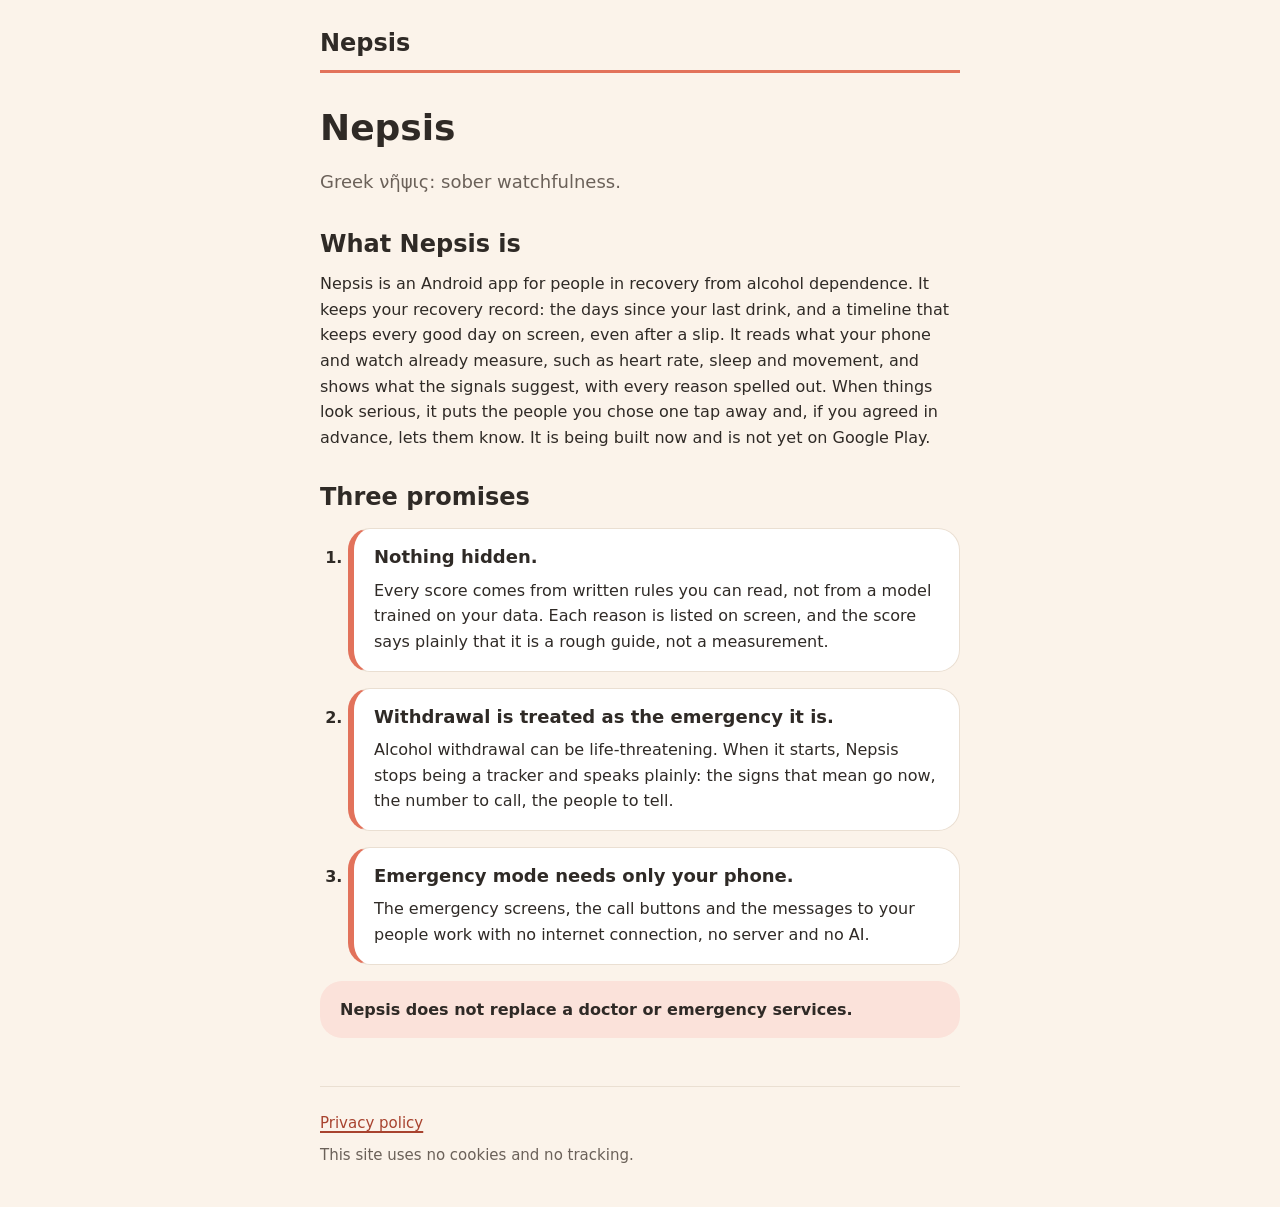
<file: index.html>
<!doctype html>
<html lang="en">
<head>
<meta charset="utf-8">
<meta name="viewport" content="width=device-width, initial-scale=1">
<title>Nepsis: sober watchfulness</title>
<meta name="description" content="Nepsis is an Android app for people in recovery from alcohol dependence. It treats withdrawal as the emergency it is.">
<link rel="icon" href="/assets/favicon.svg" type="image/svg+xml">
<link rel="stylesheet" href="/style.css">
</head>
<body>
<div class="page">
<header class="site-header">
<a class="wordmark" href="/">Nepsis</a>
</header>
<main>
<h1>Nepsis</h1>
<p class="tagline">Greek <span lang="grc">νῆψις</span>: sober watchfulness.</p>

<h2>What Nepsis is</h2>
<p>Nepsis is an Android app for people in recovery from alcohol dependence. It keeps your recovery record: the days since your last drink, and a timeline that keeps every good day on screen, even after a slip. It reads what your phone and watch already measure, such as heart rate, sleep and movement, and shows what the signals suggest, with every reason spelled out. When things look serious, it puts the people you chose one tap away and, if you agreed in advance, lets them know. It is being built now and is not yet on Google Play.</p>

<h2>Three promises</h2>
<ol class="promises">
<li class="promise">
<h3>Nothing hidden.</h3>
<p>Every score comes from written rules you can read, not from a model trained on your data. Each reason is listed on screen, and the score says plainly that it is a rough guide, not a measurement.</p>
</li>
<li class="promise">
<h3>Withdrawal is treated as the emergency it is.</h3>
<p>Alcohol withdrawal can be life-threatening. When it starts, Nepsis stops being a tracker and speaks plainly: the signs that mean go now, the number to call, the people to tell.</p>
</li>
<li class="promise">
<h3>Emergency mode needs only your phone.</h3>
<p>The emergency screens, the call buttons and the messages to your people work with no internet connection, no server and no AI.</p>
</li>
</ol>

<p class="adjunct-note">Nepsis does not replace a doctor or emergency services.</p>
</main>
<footer class="site-footer">
<p><a href="/privacy">Privacy policy</a></p>
<p>This site uses no cookies and no tracking.</p>
</footer>
</div>
</body>
</html>
</file>
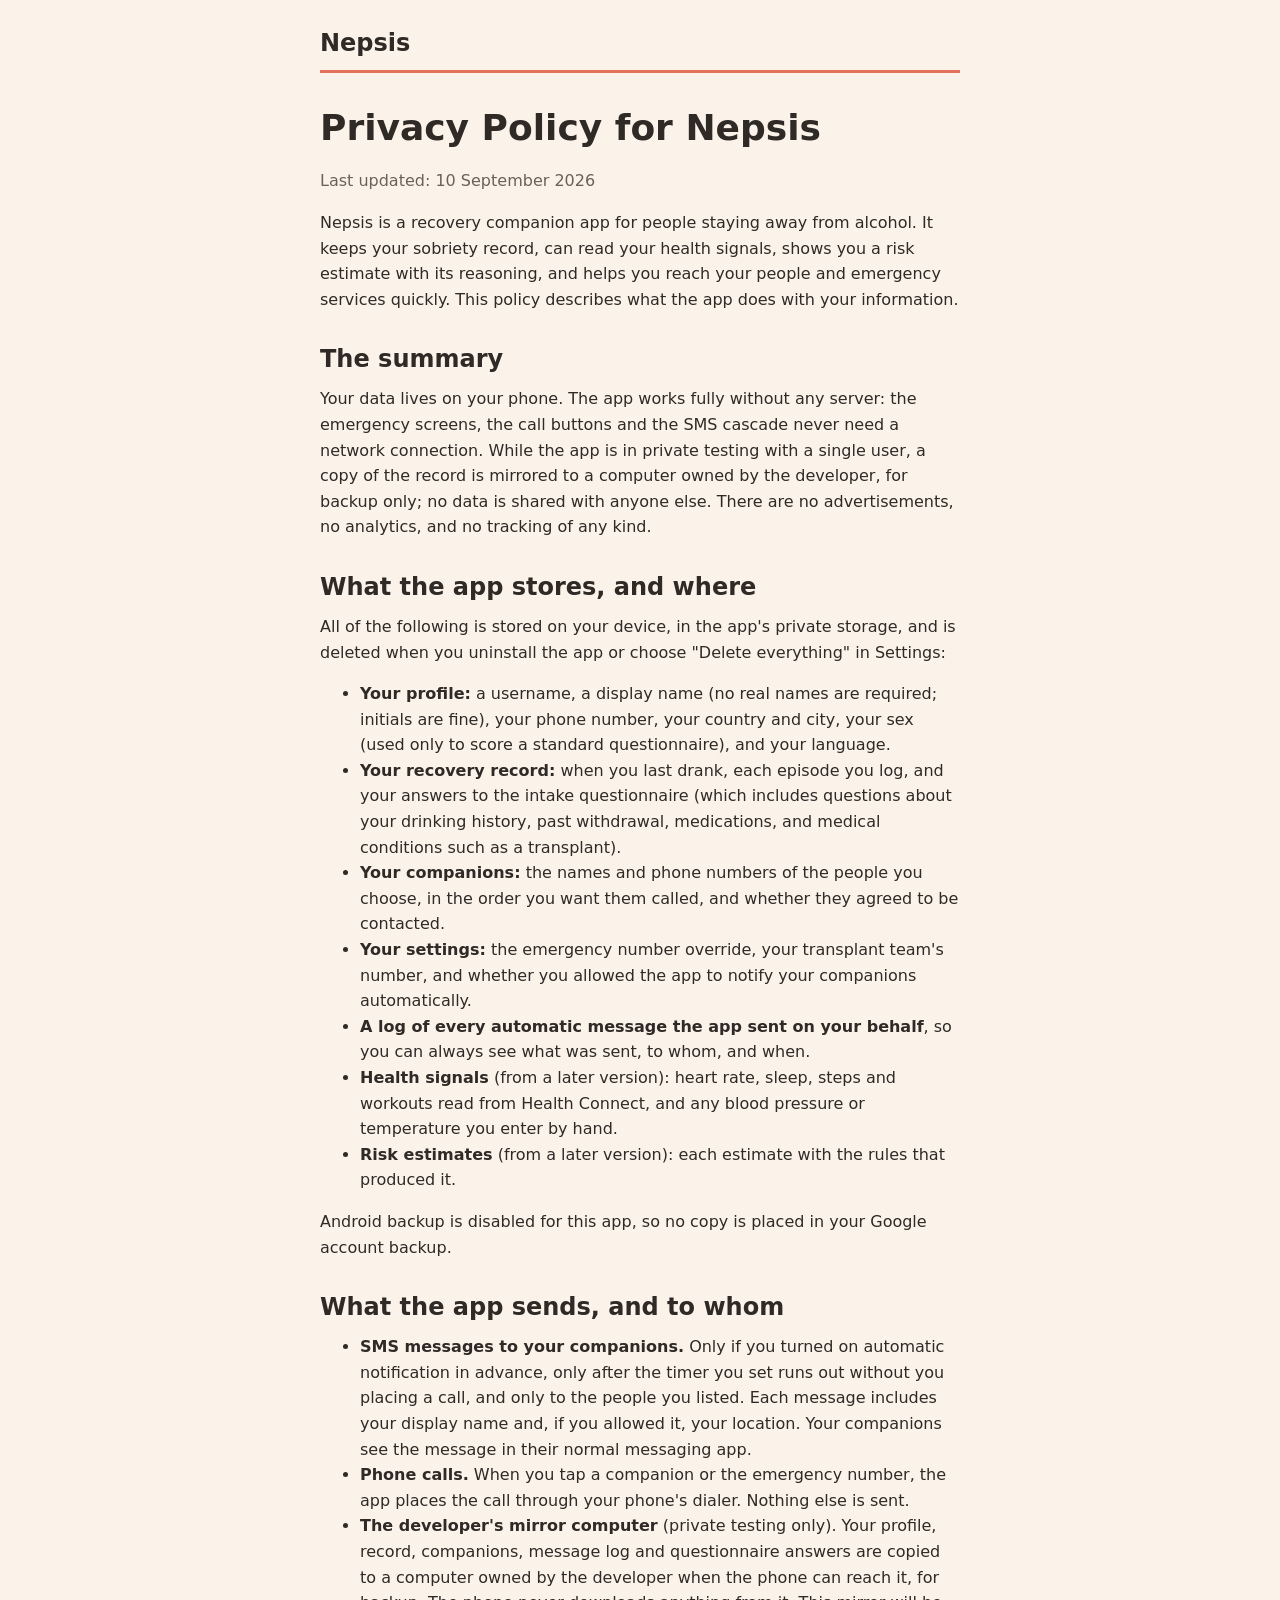
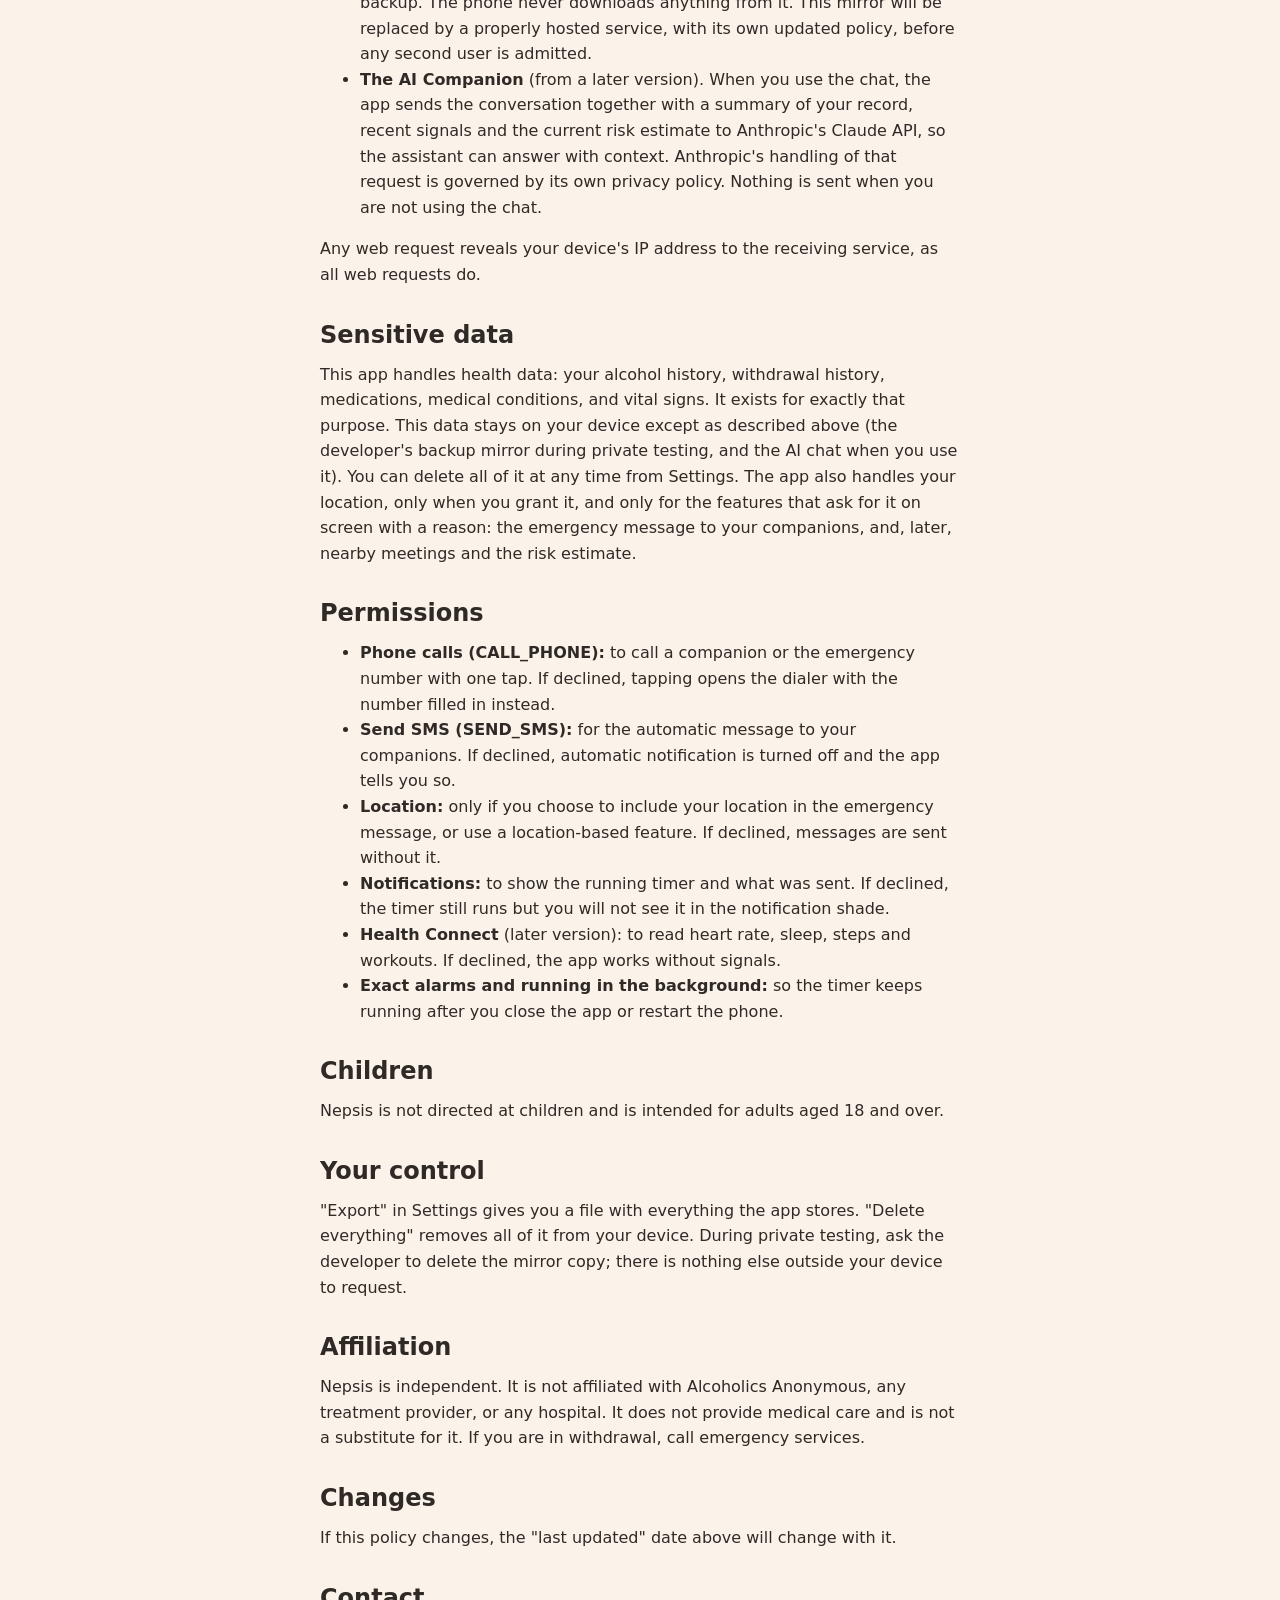
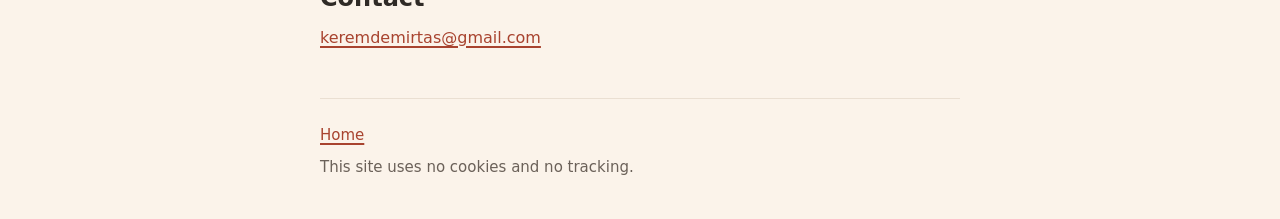
<file: privacy.html>
<!doctype html>
<html lang="en">
<head>
<meta charset="utf-8">
<meta name="viewport" content="width=device-width, initial-scale=1">
<title>Privacy Policy: Nepsis</title>
<meta name="description" content="The privacy policy of the Nepsis app: your data lives on your phone.">
<link rel="icon" href="/assets/favicon.svg" type="image/svg+xml">
<link rel="stylesheet" href="/style.css">
</head>
<body>
<div class="page">
<header class="site-header">
<a class="wordmark" href="/">Nepsis</a>
</header>
<main>
<h1>Privacy Policy for Nepsis</h1>
<p class="policy-date">Last updated: 10 September 2026</p>
<p>Nepsis is a recovery companion app for people staying away from alcohol. It keeps your sobriety record, can read your health signals, shows you a risk estimate with its reasoning, and helps you reach your people and emergency services quickly. This policy describes what the app does with your information.</p>

<h2>The summary</h2>
<p>Your data lives on your phone. The app works fully without any server: the emergency screens, the call buttons and the SMS cascade never need a network connection. While the app is in private testing with a single user, a copy of the record is mirrored to a computer owned by the developer, for backup only; no data is shared with anyone else. There are no advertisements, no analytics, and no tracking of any kind.</p>

<h2>What the app stores, and where</h2>
<p>All of the following is stored on your device, in the app's private storage, and is deleted when you uninstall the app or choose "Delete everything" in Settings:</p>
<ul>
<li><strong>Your profile:</strong> a username, a display name (no real names are required; initials are fine), your phone number, your country and city, your sex (used only to score a standard questionnaire), and your language.</li>
<li><strong>Your recovery record:</strong> when you last drank, each episode you log, and your answers to the intake questionnaire (which includes questions about your drinking history, past withdrawal, medications, and medical conditions such as a transplant).</li>
<li><strong>Your companions:</strong> the names and phone numbers of the people you choose, in the order you want them called, and whether they agreed to be contacted.</li>
<li><strong>Your settings:</strong> the emergency number override, your transplant team's number, and whether you allowed the app to notify your companions automatically.</li>
<li><strong>A log of every automatic message the app sent on your behalf</strong>, so you can always see what was sent, to whom, and when.</li>
<li><strong>Health signals</strong> (from a later version): heart rate, sleep, steps and workouts read from Health Connect, and any blood pressure or temperature you enter by hand.</li>
<li><strong>Risk estimates</strong> (from a later version): each estimate with the rules that produced it.</li>
</ul>
<p>Android backup is disabled for this app, so no copy is placed in your Google account backup.</p>

<h2>What the app sends, and to whom</h2>
<ul>
<li><strong>SMS messages to your companions.</strong> Only if you turned on automatic notification in advance, only after the timer you set runs out without you placing a call, and only to the people you listed. Each message includes your display name and, if you allowed it, your location. Your companions see the message in their normal messaging app.</li>
<li><strong>Phone calls.</strong> When you tap a companion or the emergency number, the app places the call through your phone's dialer. Nothing else is sent.</li>
<li><strong>The developer's mirror computer</strong> (private testing only). Your profile, record, companions, message log and questionnaire answers are copied to a computer owned by the developer when the phone can reach it, for backup. The phone never downloads anything from it. This mirror will be replaced by a properly hosted service, with its own updated policy, before any second user is admitted.</li>
<li><strong>The AI Companion</strong> (from a later version). When you use the chat, the app sends the conversation together with a summary of your record, recent signals and the current risk estimate to Anthropic's Claude API, so the assistant can answer with context. Anthropic's handling of that request is governed by its own privacy policy. Nothing is sent when you are not using the chat.</li>
</ul>
<p>Any web request reveals your device's IP address to the receiving service, as all web requests do.</p>

<h2>Sensitive data</h2>
<p>This app handles health data: your alcohol history, withdrawal history, medications, medical conditions, and vital signs. It exists for exactly that purpose. This data stays on your device except as described above (the developer's backup mirror during private testing, and the AI chat when you use it). You can delete all of it at any time from Settings. The app also handles your location, only when you grant it, and only for the features that ask for it on screen with a reason: the emergency message to your companions, and, later, nearby meetings and the risk estimate.</p>

<h2>Permissions</h2>
<ul>
<li><strong>Phone calls (CALL_PHONE):</strong> to call a companion or the emergency number with one tap. If declined, tapping opens the dialer with the number filled in instead.</li>
<li><strong>Send SMS (SEND_SMS):</strong> for the automatic message to your companions. If declined, automatic notification is turned off and the app tells you so.</li>
<li><strong>Location:</strong> only if you choose to include your location in the emergency message, or use a location-based feature. If declined, messages are sent without it.</li>
<li><strong>Notifications:</strong> to show the running timer and what was sent. If declined, the timer still runs but you will not see it in the notification shade.</li>
<li><strong>Health Connect</strong> (later version): to read heart rate, sleep, steps and workouts. If declined, the app works without signals.</li>
<li><strong>Exact alarms and running in the background:</strong> so the timer keeps running after you close the app or restart the phone.</li>
</ul>

<h2>Children</h2>
<p>Nepsis is not directed at children and is intended for adults aged 18 and over.</p>

<h2>Your control</h2>
<p>"Export" in Settings gives you a file with everything the app stores. "Delete everything" removes all of it from your device. During private testing, ask the developer to delete the mirror copy; there is nothing else outside your device to request.</p>

<h2>Affiliation</h2>
<p>Nepsis is independent. It is not affiliated with Alcoholics Anonymous, any treatment provider, or any hospital. It does not provide medical care and is not a substitute for it. If you are in withdrawal, call emergency services.</p>

<h2>Changes</h2>
<p>If this policy changes, the "last updated" date above will change with it.</p>

<h2>Contact</h2>
<p><a href="mailto:keremdemirtas@gmail.com">keremdemirtas@gmail.com</a></p>
</main>
<footer class="site-footer">
<p><a href="/">Home</a></p>
<p>This site uses no cookies and no tracking.</p>
</footer>
</div>
</body>
</html>
</file>
<file: style.css>
/* Plain and warm, from the app's DESIGN.md Visual direction (dp read as px).
   Text colours are the tokens darkened to a 4.5:1 contrast on the ground; the coral and the
   muted grey of the tokens stay for borders and marks only (D-2026-09-26-2). */

:root {
  --ground: #fbf3ea;
  --card: #ffffff;
  --border: #eadfd2;
  --ink: #2f2a26;
  --muted-text: #6b6159;
  --accent: #e2725b;
  --accent-soft: #fbe2da;
  --accent-text: #a8432f;
  --corner-card: 22px;
  --display-font: Manrope, ui-sans-serif, system-ui, -apple-system, "Segoe UI", Roboto, sans-serif;
  --body-font: Nunito, ui-sans-serif, system-ui, -apple-system, "Segoe UI", Roboto, sans-serif;
}

*,
*::before,
*::after {
  box-sizing: border-box;
}

html {
  background: var(--ground);
  color: var(--ink);
  font-family: var(--body-font);
  font-size: 100%;
  line-height: 1.6;
  -webkit-text-size-adjust: 100%;
  text-size-adjust: 100%;
}

body {
  margin: 0;
}

h1,
h2,
h3 {
  font-family: var(--display-font);
  font-weight: 800;
  line-height: 1.25;
  margin: 0 0 0.5em;
}

h1 {
  font-size: 2.25rem;
}

h2 {
  font-size: 1.5rem;
  margin-top: 2rem;
}

h3 {
  font-size: 1.125rem;
  margin-top: 1.5rem;
}

p,
ul {
  margin: 0 0 1rem;
}

a {
  color: var(--accent-text);
  text-decoration-thickness: 2px;
  text-underline-offset: 3px;
}

a:focus-visible {
  outline: 3px solid var(--accent-text);
  outline-offset: 2px;
  border-radius: 4px;
}

.page {
  max-width: 42rem;
  margin: 0 auto;
  padding: 0 1rem;
}

.site-header {
  padding: 1.5rem 0 0.5rem;
  border-bottom: 3px solid var(--accent);
  margin-bottom: 2rem;
}

.wordmark {
  font-family: var(--display-font);
  font-weight: 800;
  font-size: 1.5rem;
  color: var(--ink);
  text-decoration: none;
}

.tagline {
  color: var(--muted-text);
  font-size: 1.125rem;
}

.promises {
  list-style: decimal outside;
  padding-left: 1.75rem;
}

.promise::marker {
  font-family: var(--display-font);
  font-weight: 800;
  color: var(--ink);
}

.promise {
  background: var(--card);
  border: 1px solid var(--border);
  border-left: 6px solid var(--accent);
  border-radius: var(--corner-card);
  padding: 1rem 1.25rem;
  margin-bottom: 1rem;
}

.promise h3 {
  margin-top: 0;
}

.promise p {
  margin-bottom: 0;
}

.adjunct-note {
  background: var(--accent-soft);
  border-radius: var(--corner-card);
  padding: 1rem 1.25rem;
  font-weight: 700;
}

.site-footer {
  border-top: 1px solid var(--border);
  margin-top: 3rem;
  padding: 1.5rem 0 2rem;
  color: var(--muted-text);
  font-size: 0.9375rem;
}

.site-footer p {
  margin-bottom: 0.5rem;
}

.policy-date {
  color: var(--muted-text);
}
</file>
